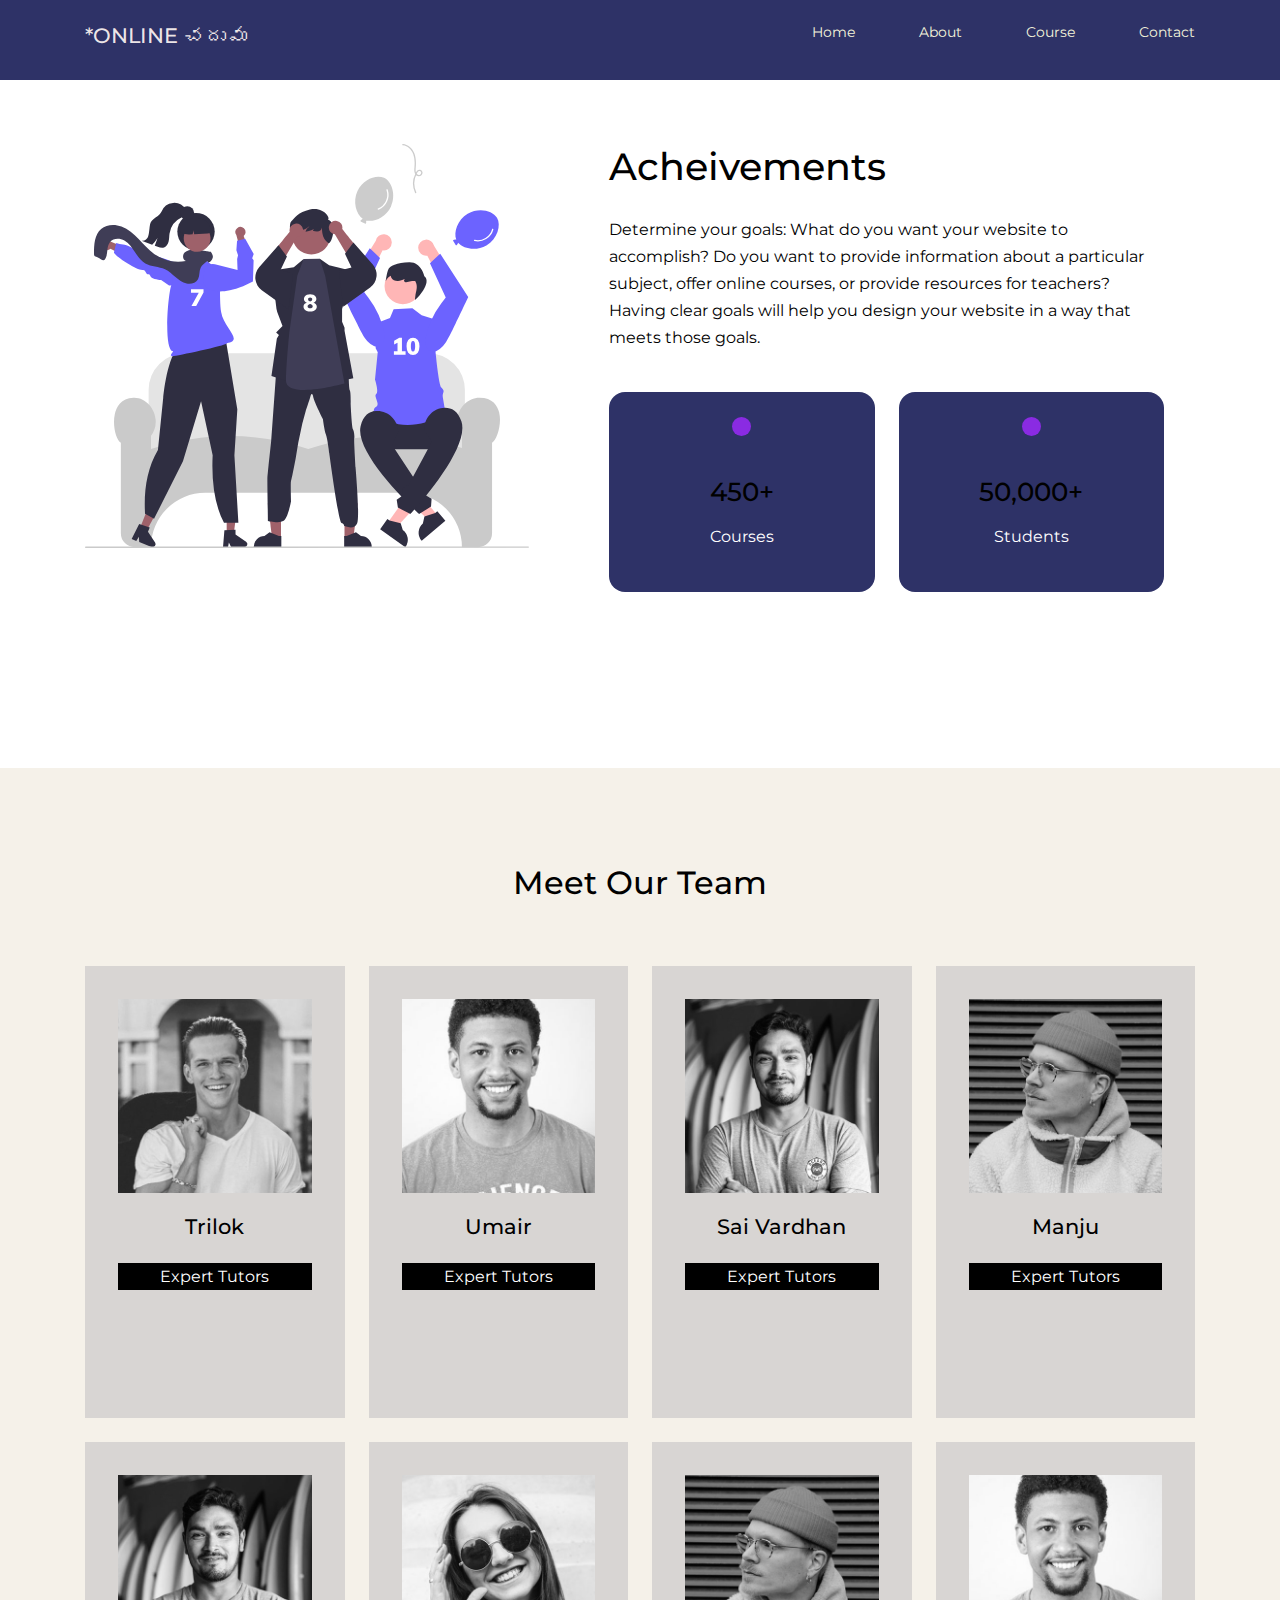
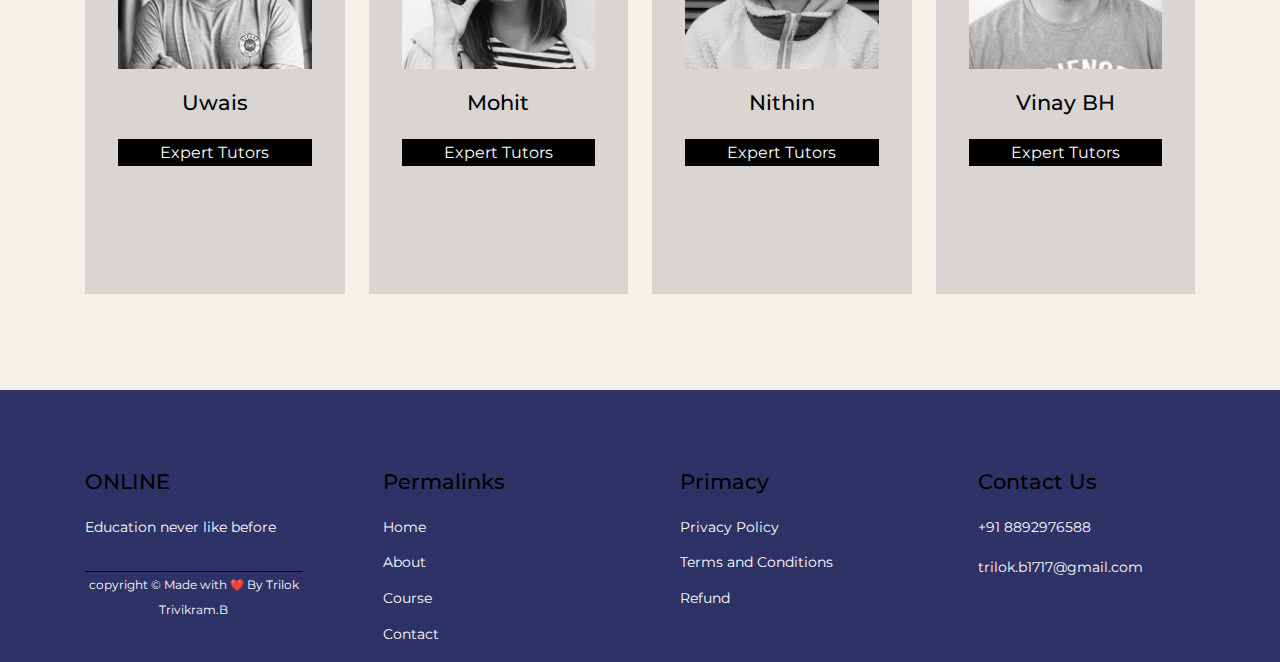
<file: about.html>
<!DOCTYPE html>
<html lang="en">

<head>
    <meta charset="UTF-8">
    <meta http-equiv="X-UA-Compatible" content="IE=edge">
    <meta name="viewport" content="width=device-width, initial-scale=1.0">

    <!-- Bootstrap CSS -->
    <link rel="stylesheet" href="https://stackpath.bootstrapcdn.com/bootstrap/4.4.1/css/bootstrap.min.css"
        integrity="sha384-Vkoo8x4CGsO3+Hhxv8T/Q5PaXtkKtu6ug5TOeNV6gBiFeWPGFN9MuhOf23Q9Ifjh" crossorigin="anonymous">


    <title>Education website </title>
    <!-- ICONCOUT LINK-->
    <link rel="stylesheet" href="https://unicons.iconscout.com/release/v4.0.0/css/line.css">

    <!--google fonts-->
    <link rel="preconnect" href="https://fonts.googleapis.com">
    <link rel="preconnect" href="https://fonts.gstatic.com" crossorigin>
    <link
        href="https://fonts.googleapis.com/css2?family=Montserrat:wght@300;400;500;600;700;800;900&family=Noto+Serif&display=swap"
        rel="stylesheet">


    <!--SWIPER JS LINK-->
    <link rel="stylesheet" href="https://cdn.jsdelivr.net/npm/swiper@9/swiper-bundle.min.css" />

    <link rel="stylesheet" href="./css/style.css">
    <link rel="stylesheet" href="/css/about.css">

</head>

<body>

    <!-- =========  NAV ==========-->
    <nav>
        <div class="container nav_container">
            <a href="index.html">
                <h4 class="heading">*ONLINE చదువు</h4>
            </a>
            <ul class="nav_menu">
                <li><a href="index.html">Home</a></li>
                <li><a href="about.html">About</a></li>
                <li><a href="course.html">Course</a></li>
                <li><a href="contact.html">Contact</a></li>
            </ul>
            <button id="open-menu-btn"><i class="uil uil-bars"></i></button>
            <button id="close-menu-btn"><i class="uil uil-multiply"></i></button>
        </div>
    </nav>
    <!-- ========= END OF THE NAV ==========-->

    <section class="about_achievements">
        <div class="container about_achievements-container">
            <div class="about_achievements-left">
                <img src="./images/images/about achievements.svg">
            </div>
            <div class="about_achievements-right">
                <h1>Acheivements</h1>
                <p class="make">
                    Determine your goals: What do you want your website to accomplish? Do you want to provide
                    information
                    about a particular subject, offer online courses, or provide resources for teachers? Having clear
                    goals
                    will help you design your website in a way that meets those goals.
                </p>
                <div class="achievements_cards">
                    <articles class="achievement_card">
                        <span class="achievement_icon">
                            <i class="uil uil-video"></i>
                        </span>
                        <h3>450+</h3>
                        <p>Courses</p>
                    </articles>

                    <articles class="achievement_card">
                        <span class="achievement_icon">
                            <i class="uil uil-users-alt"></i>
                        </span>
                        <h3>50,000+</h3>
                        <p>Students</p>
                    </articles>


                </div>
            </div>
        </div>
    </section>

    <!-- ========= END OF THE ACHIEVEMENT ==========-->

    <section class="team">
        <h2>Meet Our Team</h2>
        <div class="container team_container">
            <article class="team_member">
                <div class="team_member-image">
                    <img class="photo" src="./images/images/tm6.jpg" alt="">
                </div>
                <div class="team_member-info">
                    <h4>Trilok</h4>
                    <p class="makee">Expert Tutors</p>
                </div>
                <div class="team_member-socials">
                    <a href="https://instagram.com" targete="_blank"><i class="uil uil-instagram"></i></a>
                    <a href="https://twitter.com" targete="_blank"><i class="uil uil-twitter-alt"></i></a>
                    <a href="https://linkedin.com" targete="_blank"><i class="uil uil-linkedin-alt"></i></a>
                </div>
            </article>

            <article class="team_member">
                <div class="team_member-image">
                    <img src="./images/images/tm4.jpg" alt="">
                </div>
                <div class="team_member-info">
                    <h4>Umair</h4>
                    <p class="makee">Expert Tutors</p>
                </div>
                <div class="team_member-socials">
                    <a href="https://instagram.com" targete="_blank"><i class="uil uil-instagram"></i></a>
                    <a href="https://twitter.com" targete="_blank"><i class="uil uil-twitter-alt"></i></a>
                    <a href="https://linkedin.com" targete="_blank"><i class="uil uil-linkedin-alt"></i></a>
                </div>
            </article>

            <article class="team_member">
                <div class="team_member-image">
                    <img src="./images/images/tm1.jpg" alt="">
                </div>
                <div class="team_member-info">
                    <h4>Sai Vardhan</h4>
                    <p class="makee">Expert Tutors</p>
                </div>
                <div class="team_member-socials">
                    <a href="https://instagram.com" targete="_blank"><i class="uil uil-instagram"></i></a>
                    <a href="https://twitter.com" targete="_blank"><i class="uil uil-twitter-alt"></i></a>
                    <a href="https://linkedin.com" targete="_blank"><i class="uil uil-linkedin-alt"></i></a>
                </div>
            </article>

            <article class="team_member">
                <div class="team_member-image">
                    <img src="./images/images/tm8.jpg" alt="">
                </div>
                <div class="team_member-info">
                    <h4>Manju</h4>
                    <p class="makee">Expert Tutors</p>
                </div>
                <div class="team_member-socials">
                    <a href="https://instagram.com" targete="_blank"><i class="uil uil-instagram"></i></a>
                    <a href="https://twitter.com" targete="_blank"><i class="uil uil-twitter-alt"></i></a>
                    <a href="https://linkedin.com" targete="_blank"><i class="uil uil-linkedin-alt"></i></a>
                </div>
            </article>

            <article class="team_member">
                <div class="team_member-image">
                    <img src="./images/images/tm1.jpg" alt="">
                </div>
                <div class="team_member-info">
                    <h4>Uwais</h4>
                    <p class="makee">Expert Tutors</p>
                </div>
                <div class="team_member-socials">
                    <a href="https://instagram.com" targete="_blank"><i class="uil uil-instagram"></i></a>
                    <a href="https://twitter.com" targete="_blank"><i class="uil uil-twitter-alt"></i></a>
                    <a href="https://linkedin.com" targete="_blank"><i class="uil uil-linkedin-alt"></i></a>
                </div>
            </article>

            <article class="team_member">
                <div class="team_member-image">
                    <img src="./images/images/tm10.jpg" alt="">
                </div>
                <div class="team_member-info">
                    <h4>Mohit</h4>
                    <p class="makee">Expert Tutors</p>
                </div>
                <div class="team_member-socials">
                    <a href="https://instagram.com" targete="_blank"><i class="uil uil-instagram"></i></a>
                    <a href="https://twitter.com" targete="_blank"><i class="uil uil-twitter-alt"></i></a>
                    <a href="https://linkedin.com" targete="_blank"><i class="uil uil-linkedin-alt"></i></a>
                </div>
            </article>

            <article class="team_member">
                <div class="team_member-image">
                    <img src="./images/images/tm8.jpg" alt="">
                </div>
                <div class="team_member-info">
                    <h4>Nithin</h4>
                    <p class="makee">Expert Tutors</p>
                </div>
                <div class="team_member-socials">
                    <a href="https://instagram.com" targete="_blank"><i class="uil uil-instagram"></i></a>
                    <a href="https://twitter.com" targete="_blank"><i class="uil uil-twitter-alt"></i></a>
                    <a href="https://linkedin.com" targete="_blank"><i class="uil uil-linkedin-alt"></i></a>
                </div>
            </article>

            <article class="team_member">
                <div class="team_member-image">
                    <img src="./images/images/tm4.jpg" alt="">
                </div>
                <div class="team_member-info">
                    <h4>Vinay BH</h4>
                    <p class="makee">Expert Tutors</p>
                </div>
                <div class="team_member-socials">
                    <a href="https://instagram.com" targete="_blank"><i class="uil uil-instagram"></i></a>
                    <a href="https://twitter.com" targete="_blank"><i class="uil uil-twitter-alt"></i></a>
                    <a href="https://linkedin.com" targete="_blank"><i class="uil uil-linkedin-alt"></i></a>
                </div>
            </article>


        </div>
    </section>

    <!-- ========= END OF THE team ==========-->

    <!-- =========== FOOTER ============-->
    <footer>
        <div class="container footer_container">
            <div class="footer_1">
                <a href="index.html" class="footer_logo">
                    <h4>ONLINE</h4>
                </a>
                <p>
                    Education never like before
                </p>
                <div class="_copyright">
                    <small>copyright &copy; Made with ❤️ By Trilok Trivikram.B</small>
                </div>
            </div>


            <div class="footer_2">
                <h4>Permalinks</h4>
                <ul class="permalinks">
                    <li><a href="index.html">Home</a></li>
                    <li><a href="about.html">About</a></li>
                    <li><a href="course.html">Course</a></li>
                    <li><a href="contact.html">Contact</a></li>
                </ul>
            </div>


            <div class="footer_3">
                <h4>Primacy</h4>
                <ul class="primacy">
                    <li><a href="#">Privacy Policy</a></li>
                    <li><a href="#">Terms and Conditions</a></li>
                    <li><a href="#">Refund</a></li>
                </ul>
            </div>

            <div class="footer_4">
                <h4>Contact Us</h4>
                <div>
                    <p>+91 8892976588</p>
                    <p>trilok.b1717@gmail.com</p>
                </div>
                <ul class="footer_socials">
                    <li><a href="#"><i class="uil-linkedin-alt"></i></a>
                    </li>
                    <li><a href="#"><i class="uil-instagram-alt"></i></a>
                    </li>
                    <li><a href="#"><i class="uil-twitter"></i></a>
                    </li>
                </ul>
            </div>
    </footer>
    <!-- =========== END OF THE  FOOTER ============-->


    <script src="main.js"></script>
</body>

</html>
</file>
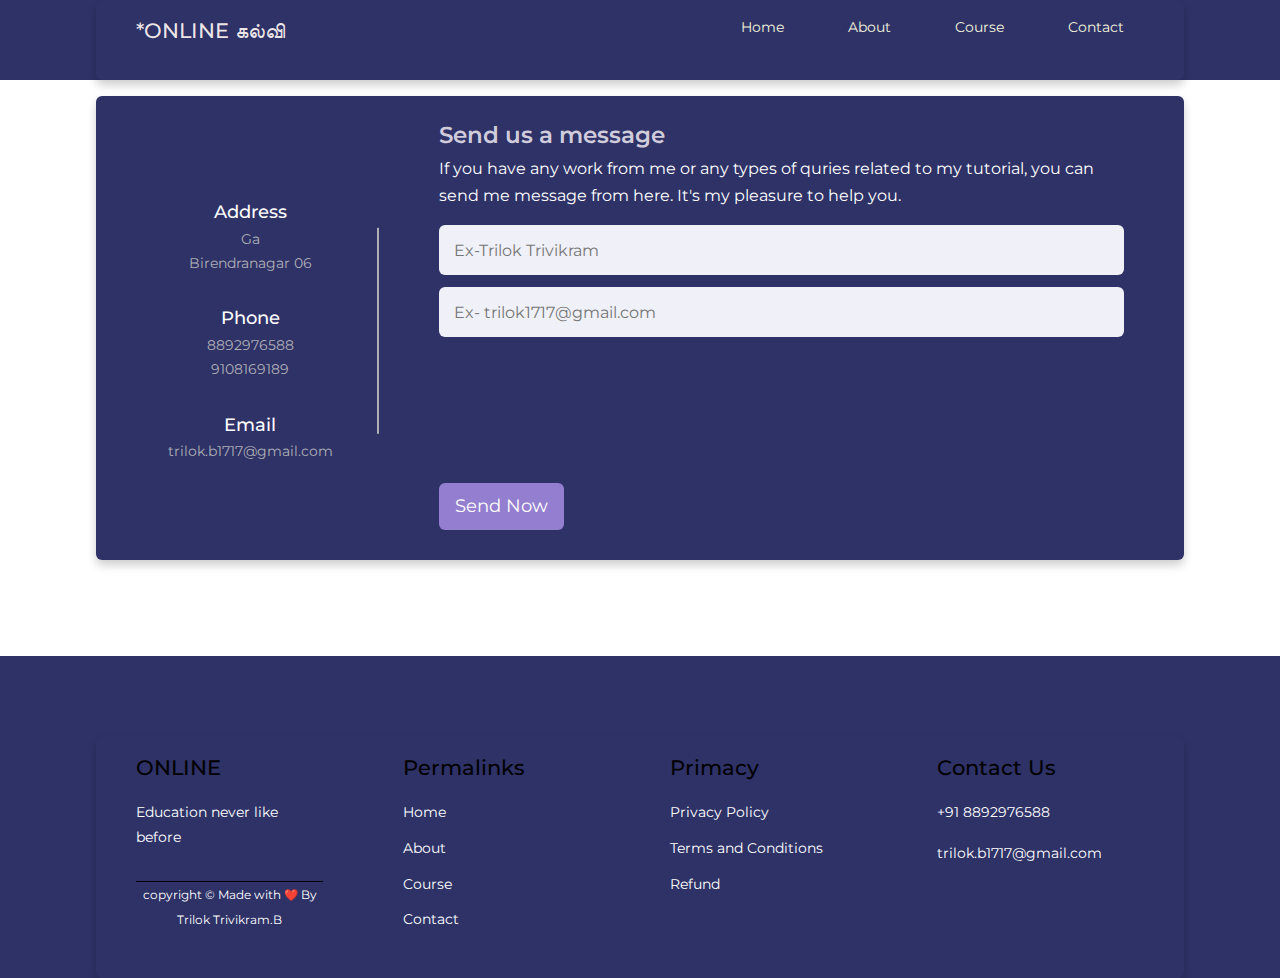
<file: contact.html>
<!DOCTYPE html>
<html lang="en">

<head>
    <meta charset="UTF-8">
    <meta http-equiv="X-UA-Compatible" content="IE=edge">
    <meta name="viewport" content="width=device-width, initial-scale=1.0">

    <!-- Bootstrap CSS -->
    <link rel="stylesheet" href="https://stackpath.bootstrapcdn.com/bootstrap/4.4.1/css/bootstrap.min.css"
        integrity="sha384-Vkoo8x4CGsO3+Hhxv8T/Q5PaXtkKtu6ug5TOeNV6gBiFeWPGFN9MuhOf23Q9Ifjh" crossorigin="anonymous">


    <title>Education website </title>
    <!-- ICONCOUT LINK-->
    <link rel="stylesheet" href="https://unicons.iconscout.com/release/v4.0.0/css/line.css">

    <!--google fonts-->
    <link rel="preconnect" href="https://fonts.googleapis.com">
    <link rel="preconnect" href="https://fonts.gstatic.com" crossorigin>
    <link
        href="https://fonts.googleapis.com/css2?family=Montserrat:wght@300;400;500;600;700;800;900&family=Noto+Serif&display=swap"
        rel="stylesheet">


    <!--SWIPER JS LINK-->
    <link rel="stylesheet" href="https://cdn.jsdelivr.net/npm/swiper@9/swiper-bundle.min.css" />

    <link rel="stylesheet" href="./css/style.css">
    <link rel="stylesheet" href="./css/contact.css">
</head>

<body>

    <!-- =========  NAV ==========-->
    <nav>
        <div class="container nav_container">
            <a href="index.html">
                <h4 class="heading">*ONLINE கல்வி</h4>
            </a>
            <ul class="nav_menu">
                <li><a href="index.html">Home</a></li>
                <li><a href="about.html">About</a></li>
                <li><a href="course.html">Course</a></li>
                <li><a href="contact.html">Contact</a></li>
            </ul>
            <button id="open-menu-btn"><i class="uil uil-bars"></i></button>
            <button id="close-menu-btn"><i class="uil uil-multiply"></i></button>
        </div>
    </nav>
    <!-- ========= END OF THE NAV ==========-->
    <section>  <div class="container">
        <div class="content">
          <div class="left-side">
            <div class="address details">
              <i class="fas fa-map-marker-alt"></i>
              <div class="topic">Address</div>
              <div class="text-one">Ga</div>
              <div class="text-two">Birendranagar 06</div>
            </div>
            <div class="phone details">
              <i class="fas fa-phone-alt"></i>
              <div class="topic">Phone</div>
              <div class="text-one">8892976588</div>
              <div class="text-two">9108169189</div>
            </div>
            <div class="email details">
              <i class="fas fa-envelope"></i>
              <div class="topic">Email</div>
              <div class="text-one">trilok.b1717@gmail.com</div>
              
            </div>
          </div>
          <div class="right-side">
            <div class="topic-text">Send us a message</div>
            <p>If you have any work from me or any types of quries related to my tutorial, you can send me message from here. It's my pleasure to help you.</p>
          <form action="#">
            <div class="input-box">
              <input type="text" placeholder="Ex-Trilok Trivikram">
            </div>
            <div class="input-box">
              <input type="text" placeholder="Ex- trilok1717@gmail.com">
            </div>
            <div class="input-box message-box">
              
            </div>
            <div class="button">
              <input type="button" value="Send Now" >
            </div>
          </form>
        </div>
        </div>
      </div>
    </section>
    <!-- =========== FOOTER ============-->
    <footer>
        <div class="container footer_container">
            <div class="footer_1">
                <a href="index.html" class="footer_logo">
                    <h4>ONLINE</h4>
                </a>
                <p>
                Education never like before
                </p>
                <div class="_copyright">
                    <small>copyright &copy; Made with ❤️ By Trilok Trivikram.B</small>
                </div>
            </div>


            <div class="footer_2">
                <h4>Permalinks</h4>
                <ul class="permalinks">
                    <li><a href="index.html">Home</a></li>
                    <li><a href="about.html">About</a></li>
                    <li><a href="course.html">Course</a></li>
                    <li><a href="contact.html">Contact</a></li>
                </ul>
            </div>


            <div class="footer_3">
                <h4>Primacy</h4>
                <ul class="primacy">
                    <li><a href="#">Privacy Policy</a></li>
                    <li><a href="#">Terms and Conditions</a></li>
                    <li><a href="#">Refund</a></li>
                </ul>
            </div>

            <div class="footer_4">
                <h4>Contact Us</h4>
                <div>
                    <p>+91 8892976588</p>
                    <p>trilok.b1717@gmail.com</p>
                </div>
                <ul class="footer_socials">
                    <li><a href="#"><i class="uil-linkedin-alt"></i></a>
                    </li>
                    <li><a href="#"><i class="uil-instagram-alt"></i></a>
                    </li>
                    <li><a href="#"><i class="uil-twitter"></i></a>
                    </li>
                </ul>
            </div>
            
    </footer>

    <!-- =========== END OF THE  FOOTER ============-->


    <script src="main.js"></script>
</body>

</html>
</file>
<file: css/style.css>
* {
  margin: 0;
  padding: 0;
  border: 0;
  outline: 0;
  text-decoration: none;
  list-style: none;
  box-sizing: border-box;
}

:root {
    --color-primary: blueviolet;
    --color-sucess: #00bf83;
    --color-yellow: #f7c94f;
    --color-danger: #f75842;
    --color-danger-variant:rgba(247,88,66,0.4);
    --color-white: white;
    color: lightblue;
    --color-black: black;
    --color-bg: #1f2641;
    --color-bg1: #2e3267;
    --color-bg2:#424890;
    
    --container-width-lg: 100%;
    --container-width-md: 100%;
    --container-width-sm: 100%;
    
    --transition: all 400ms ease;
}

body {
 font-family: 'Montserrat', sans-serif;
 line-height: 1.7;
 color:  white;
 background: #ffffff;
 
}

.container {
    width: var(--container-width-lg);
    margin: 0 auto;
}

section {
    padding: 6rem 0;
}

section h2 {
    text-align: center;
    margin-bottom: 4rem;
}

h1, h2, h3, h4, h5 {
    line-height: 1.2;
    color: black;
}

h1{
    font-size: 2.4rem;
}
h2 {
    font-size: 2rem;
}

h3 {
    font-size: 1.6rem;
}
h4 {
    font-size: 1.3rem;
}

a {
    color: var(--color-white);
}

img {
   width: 100%;
   display: block;
   object-fit: cover;
}

.btn {
    display: inline-block;
    background: var(--color-white);
    color: black;
    padding: 1rem 2rem;
    border: 1px solid transparent;
    font-weight: 500;
    transition: var(--transition);
}

.btn:hover {
    background: transparent;
    color: rgb(2, 2, 2);
    border-color: rgb(157, 11, 230);
}

.btn-primary {
    background: var(--color-bg2);
    color: white;
}


/* ========================== NAVBAR ========================= */
nav {
    background: var(--color-bg1);
    width: 100vw;
    height: 5rem;
    position: fixed;
    top: 0;
    z-index: 11;
}



/*========= CHANGE NAV STLYE ON SCROLL ========== */
.window-scroll {
  background: var(--color-black);
  box-shadow: 0 1 rem 2rem rgba(169, 161, 161, 0.2);
}
.catbtn {
    display: inline-block;
    background: var(--color-yellow);
    color: black;
    padding: 1rem 2rem;
    border: 1px solid transparent;
    font-weight: 500;
    transition: var(--transition);
}

.catbtn:hover {
    background: transparent;
    color: rgb(162, 105, 105);
    border-color: rgb(157, 11, 230);
}



.heading {
    color: rgba(243, 235, 235, 0.995);
}
.nav_container {
     height: 100%;
     display: flex;
     justify-content: space-between;
     align-items: center;
}

nav button {
    display: none;
}

.nav_menu {
    display: flex;
    align-items: center;
    gap: 4rem;
    color: rgb(13, 13, 13);
   
}

.nav_menu a {
    font-size: 0.9rem;
    transition: var(--transition);
    color: 	#f5f5dc;
}
.nav_menu a:hover {
    color: rgb(199, 42, 42);
}

/* ========= HEADER SECTION =========== */
header {
    position: relative;
    top: 5rem;
    overflow: hidden;
    height: 70vh;
    margin-bottom: 5rem;
}

.make {
    color: black;
}

.header_container {
    display: grid;
    grid-template-columns: 1fr 1fr;
    align-items: center;
    gap: 5rem;
    height: 100%;
}

.header_left p {
    margin: 1rem 0 2.4rem;
}

.header_right-image{
    height: 30rem;
    bottom: 40rem;
    left: auto;
    right: auto;
}


/* =========== category =========== */
.categories {
    background: #fffaf0;  
    height: 35rem;
}

.categories h1 {
    line-height: 1;
    margin-bottom: 3rem;
}
.categories_container {
    display: grid;
    grid-template-columns: 40% 60%;
    /* gap: 4rem; */
}
.categories_left{
    margin-right: 4rem;
}
.categories_left p {
  margin:1rem 0 3rem;
}
.categories_right {
    display: grid;
    grid-template-columns: repeat(3, 1fr);
    gap: 1.2rem;
}
.category {
    background: 	#C0C0C0;
    padding: 2rem;
    border-radius: 2rem;
    transition: var(--transition);

}
.category:hover {
    box-shadow: 0 3rem 3rem rgba(0,0,0,0,3);
    z-index: 1;
}
.category:nth-child(1) .category_icon{
    background: var(--color-bg1);
}
.category:nth-child(2) .category_icon{
    background: var(--color-danger);
}
.category:nth-child(3) .category_icon{
    background: var(--color-sucess);
}
.category:nth-child(4) .category_icon{
    background: var(--color-yellow);
}
.category:nth-child(5) .category_icon{
    background: var(--color-sucess);
}
.category:nth-child(6) .category_icon{
    background: var(--color-bg1);
}




.category_icon {
    background: var(--color-primary);
    padding: 0.7rem;
    border-radius: 0.9rem;
}

.category h5 {
    margin: 2rem 0 1rem;
}

.category p {
    font-size: 0.85rem;
}

/* =========== POPULAR COURSES =========== */

.courses {
    margin-top: 1rem;
}

.courses_container {
    display: grid;
    grid-template-columns: repeat(3, 1fr);
    gap: 2rem;
}

.course {
    background: var(--color-bg2);
    text-align: center;
    border: 1px solid transparent;
    transition: var(--transition);
}

.course {
    background: transparent;
    border-color: var(--color-primary);
}

.course_info {
    padding: 2rem;
}

.course_info p {
    margin: 1.2rem 0 2rem;
    font-size: 0.9rem;
}

.make_sql {
    height: 90px;
    color: black;
}
.make_py {
    height: 170px;
    color: black;
}


/* =========== FAQS ============ */

.FAQS {
    background: rgb(245, 241, 233);
    box-shadow:  0 0 3rem rgba(0, 0, 0, 0.5);
}

.FAQS_container {
    display: grid;
    grid-template-columns: 1fr 1fr;
    gap: 1rem;
}

.faq {
    padding: 2rem;
    display: flex;
    align-items: center;
    gap: 1.4rem;
    height: fit-content;
    background: #C0C0C0;
    cursor: pointer;
}

.faq h4 {
    font-size: 1rem;
    line-height: 2.2;
}

.faq_icon {
    align-self: flex-start;
    font-size: 1.2rem;
}

.faq p {
    margin-top: 0.8rem;
    display: none;
}

.faq.open p {
    display: block;
}

/* =========== END OF THE FAQS ============ */

/* =========== TESTIMONIALS ============ */
.testimonials_container {
    color: #6432c0;
    overflow-x: hidden;
    position: relative;
    margin-bottom: rem;
    
    
    
}

.testimonial {
    padding-top: 2rem;
}

.avatar {
    width: 6rem;
    height: 6rem;
    border-radius: 50%;
    overflow: hidden;
    margin: 0 auto 1rem;
    border: 1rem solid var(--color-bg1);
}

.testimonial_info {
    background: #C0C0C0;
    padding: 2rem;
    margin-top: 3rem;
}

.testimonial_body::before {
    content: "";
    display: block;
    background: linear-gradient(135deg,
    transparent, #C0C0C0,
    #C0C0C0,
    #C0C0C0);
    width: 3rem;
    height: 3rem;
    position: absolute;
    left: 48%;
    top: 7rem;
    transform: rotate(45deg);
    bottom: 10rem;
}

/* =========== FOOTER ============ */

footer {
    background:#2e3267;
    padding-top: 5rem;
    font-size: 0.9rem;
}

.footer_container {
    display: grid;
    grid-template-columns: repeat(4, 1fr);
    gap: 5rem;
}

.footer_container > div h4 {
    margin-bottom: 1.2rem
}

.footer_1 p {
    margin: 0 0 2rem;
}

footer ul li {
    margin-bottom: 0.7rem;
}

footer ul li a:hover {
    text-decoration: underline;
}

.footer_socials {
    display: flex;
    gap: 1rem;
    font-size: 1.2rem;
    margin-top: 2rem;
}

._copyright {
    position: relative;
    text-align: center;
    bottom:0;
    margin-top: 0rem;
    padding: 0rem 0;
    border-top: 1px solid var(--color-black);   
    
}

/* =============== media queries TABLETS ============= */

@media screen and (max-width:1024px) {
    .container {
        width: var(--container-width-md);
    }

h1 {
    font-size: 1.7rem;
}
h2 {
    font-size: 1.7rem;
}
h3 {
    font-size: 1.4rem;
}
h4 {
    font-size: 1.2rem;
}

/*============== NAVBAR =============== */

nav button {
    display: inline-block;
    background: transparent;
    font-size: 1.8rem;
    color: var(--color-white);
    cursor: pointer;
}

nav button#close-menu-btn {
    display: none;   
}

.nav_menu {
    position: fixed;
    top: 5rem;
    right: 5%;
    height: fit-content;
    width: 18rem;
    flex-direction: column;
    gap: 0;
    display: none;
}


.nav_menu li {
    width: 100%;
    height: 5.8rem;
    animation: animateNavItems 400ms linear forwards;
    transform-origin: top-right;
}

.nav_menu li:nth-child(2) {
    animation-delay: 200ms;
}
.nav_menu li:nth-child(3) {
    animation-delay: 300ms;
}
.nav_menu li:nth-child(4) {
    animation-delay: 400ms;
}

@keyframes animateNavItems {
    0% {
       transform: rotateZ(-90deg) rotatex(90deg) scale(0.1);
    }
    100% {
        transform: rotateZ(0);
    }
}


.nav_menu li a {
    background: var(--color-primary);
    box-shadow: -4rem 6rem 10rem rgba(0, 0, 0, 0.6);
    width: 100%;
    height: 100%;
    display: grid;
    place-items: center;

}

.nav_menu li a:hover {
    background: var(--color-bg2);
    color: var(--color-white);
}

/*============= header ============== */

header {
    height: auto;
    margin-bottom: 4rem;
}

.header_container {
    gap: 0;
    padding-bottom: 3rem;
}
.header_right-image{
    height: auto;
    bottom: auto;
    left: auto;
    right: auto;
}

/*================= CATEGORIES ============= */

.categories {
    height: auto;
}

.categories_container {
    grid-template-columns: 1fr;
    gap: 3rem;
}

.categories_left {
    margin-right: 0;
}

/*================ POPULAR COURSES ===================== */
.courses {

  margin-top: 0;
}
.course_container {
    grid-template-columns: 1fr 1fr;
}

.course_image {
    height: auto;
    bottom: auto;
    left: auto;
    right: auto;
}

/* ===================== FAQS ====================== */
.FAQS_container {
    grid-template-columns: 1fr;
}
.faq {
    padding: 1.5rem;
}

/*=========== FOOTER =================*/
.footer_container {
    grid-template-columns: 1fr 1fr;
}

/* ====================== MEDIA QUERIES (PHONES) ======================= */
@media screen and (max-width:31516thintepx) {
    .container {
        width: var(--container-width-sm);
    }

}

    /* =============   NAVBAR ========== */
    .nav_menu {
        right: 3%;
       
    }


    /*=================== HEADER ================== */
header {
    height: auto;
}
.header_left{
    grid-template-columns: 1fr 1fr;
}

.header_container {
    grid-template-columns: 1fr;
    text-align: center;
    margin-top: 0;
}
.header_left p {
    margin-bottom: 1.3rem;
}
.header_right-image{
    height: auto;
    bottom: auto;
    left: auto;
    right: auto;
}

  /*=================== CATEGORIES ================== */
  .categories_right {
    grid-template-columns: 1fr;
    gap: 0.7rem;
  }

  .caategory {
    padding: 1rem;
    border-radius: 1rem;
  }

  .category_icon {
    margin-top: 4px;
    display: inline-block;
  }
 /*=================== POPULAR COURSES ================== */
.courses_container {
    grid-template-columns: 1fr;
}
/*=================== TESTIMONIALS ================== */
  .testimonial_body {
    padding:1.2rem ;
  }
  /*=================== FOOTER ================== */
.footer_container {
    grid-template-columns: 1fr;
    text-align:center;
    gap: 2rem;
}

.footer_1 p {
    margin: 1rem auto;
}

.footer_socials {
    justify-content: center;
}
  }
</file>
<file: css/about.css>
/* ========== ACHIEVEMENTS ============ */
.about_achievements {
    margin-top: 3rem;
    
    
  }
  
  .about_achievements-container {
    display: grid;
    grid-template-columns: 40% 50%;
    gap: 5rem;
    margin-bottom: 2rem;
   
    
  }
  
  .about_achievements-right > P {
    margin: 1.6rem 0 2.5rem;
  }
  
  .achievements_cards {
    display: grid;
    grid-template-columns: repeat(2, 1fr);
    gap: 1.5rem;

  }
  
  .achievement_card {
    background: var(--color-bg1);
    padding: 1.6rem;
    border-radius: 1rem;
    text-align: center;
    transition: var(--transition);
  }
  
  .achievement_card:hover {
    background: var(--color-bg2);
    box-shadow: 0 3rem 3rem rgba(0, 0, 0, 0.205);
  }
  
  .achievement_icon {
    background: var(--color-primary);
    padding: 0.6rem;
    border-radius: 1rem;
    display: inline-block;
    margin-bottom: 2rem;
    font-size: 2rem;
  }
  
  .achievement_card:nth-child(2) .achievement_icon {
    background: blueviolet;
  }
  
  .achievement_card:nth-child(3) .achievement_icon {
    background: var(--color-primary);
  }
  
  .achievement_card p {
    margin-top: 1rem;
  }


/* ========= END OF THE ACHIEVEMENT ========== */

/*==================== TEAM ======================== */
.team {
  background: rgb(245, 241, 233);
  margin-top: 3rem
 /*box-shadow: inset 0 0 3rem rgba(0,0,0,0.5); */

}
.team_container {
  display: grid;
  grid-template-columns: repeat(4, 1fr);
  gap: 1.5rem;
  height: 58em;

}

.team_member {
  background: rgba(209, 206, 206, 0.808);
  padding: 2rem;
  border: 1px solid transparent;
  transition: var(--transition);
  position: relative ;
  overflow: hidden;
}

.makee {
  
  background: black;
 
}

.team_member:hover {
  background: transparent;
  border-color: var(--color-primary);
  
}

.team_member-image img {
  filter: saturate(0); 
}

.team_member:hover img {
  filter: saturate(1);
}


.team_member-info * {
  text-align: center;
  margin-top: 1.4rem;
}

.team_member-info p {
  color: var(--color-light) ;
}

.team_member-socials  {
position: absolute;
top: 50%;
transform: translateY(-50%);
right: -100%;
display: flex;
flex-direction: column;
background: var(--color-primary);
border-radius: 1rem 0 0 1rem;
box-shadow: -2rem 0 2rem rgba(0,0,0,0.3);
transition: var(--transition);
}

.team_member:hover .team_member-socials {
right: 0;
}

.team_member-socials a {
padding: 1rem;
}




/* =============== MENDIA QUERIES TABLETS ================= */

@media screen and (max-width: 1024px) {
  .about_achievements {
    margin-top: 2rem;
  }

  
.about_achievements-container {
  grid-template-columns: 1fr;
  gap: 4rem;
}

.about_achievement-left {
  width: 80%;
  margin: 0 auto;
  
}

.team_container {
  grid-template-columns: repeat(2, 1fr);
  gap: 1.5rem;
}

.team_member {
  padding: 1rem;
 }

 .FAQS_container {
  grid-template-columns: 1fr;
}
.faq {
  padding: 1.5rem;
}

}

/*================== MEDIA QUERIES =========== */
@media screen and (max-width: 360px) {
  .achievements_cards {
    grid-template-columns: repeat(1fr 1fr);
    gap: 0rem;
  }
  
  .team_container {
    display: grid;
    grid-template-columns: repeat(1fr 1fr);
    gap: 0.7rem;
    
  }

  .team_member {
    padding: 0;
  }

  .team_member p {
    margin-bottom: 1.5rem;
  }
  
}
</file>
<file: css/contact.css>
.container{
  width: 85%;
  background: var(--color-bg1);
  border-radius: 6px;
  padding: 20px 60px 30px 40px;
  box-shadow: 0 5px 10px rgba(0, 0, 0, 0.2);
}
.container .content{
  display: flex;
  align-items: center;
  justify-content: space-between;
}
.container .content .left-side{
  width: 25%;
  height: 100%;
  display: flex;
  flex-direction: column;
  align-items: center;
  justify-content: center;
  margin-top: 15px;
  position: relative;
}
.content .left-side::before{
  content: '';
  position: absolute;
  height: 70%;
  width: 2px;
  right: -15px;
  top: 50%;
  transform: translateY(-50%);
  background: #afafb6;
}
.content .left-side .details{
  margin: 14px;
  text-align: center;
}
.content .left-side .details i{
  font-size: 30px;
  color: #3e2093;
  margin-bottom: 10px;
}
.content .left-side .details .topic{
  font-size: 18px;
  font-weight: 500;
}
.content .left-side .details .text-one,
.content .left-side .details .text-two{
  font-size: 14px;
  color: #afafb6;
}
.container .content .right-side{
  width: 75%;
  margin-left: 75px;
}
.content .right-side .topic-text{
  font-size: 23px;
  font-weight: 600;
  color: #d0ccdc;
}
.right-side .input-box{
  height: 50px;
  width: 100%;
  margin: 12px 0;
}
.right-side .input-box input,
.right-side .input-box textarea{
  height: 100%;
  width: 100%;
  border: none;
  outline: none;
  font-size: 16px;
  background: #F0F1F8;
  border-radius: 6px;
  padding: 0 15px;
  resize: none;
}
.right-side .message-box{
  min-height: 110px;
}
.right-side .input-box textarea{
  padding-top: 6px;
}
.right-side .button{
  display: inline-block;
  margin-top: 12px;
}
.right-side .button input[type="button"]{
  color: #fff;
  font-size: 18px;
  outline: none;
  border: none;
  padding: 8px 16px;
  border-radius: 6px;
  background: #947ecf;
  cursor: pointer;
  transition: all 0.3s ease;
}
.button input[type="button"]:hover{
  background: #440cdf;
}

@media (max-width: 950px) {
  .container{
    width: 90%;
    padding: 30px 40px 40px 35px ;
  }
  .container .content .right-side{
   width: 75%;
   margin-left: 55px;
}
}
@media (max-width: 820px) {
  .container{
    margin: 40px 0;
    height: 100%;
  }
  .container .content{
    flex-direction: column-reverse;
  }
 .container .content .left-side{
   width: 100%;
   flex-direction: row;
   margin-top: 40px;
   justify-content: center;
   flex-wrap: wrap;
 }
 .container .content .left-side::before{
   display: none;
 }
 .container .content .right-side{
   width: 100%;
   margin-left: 0;
 }
}
</file>
